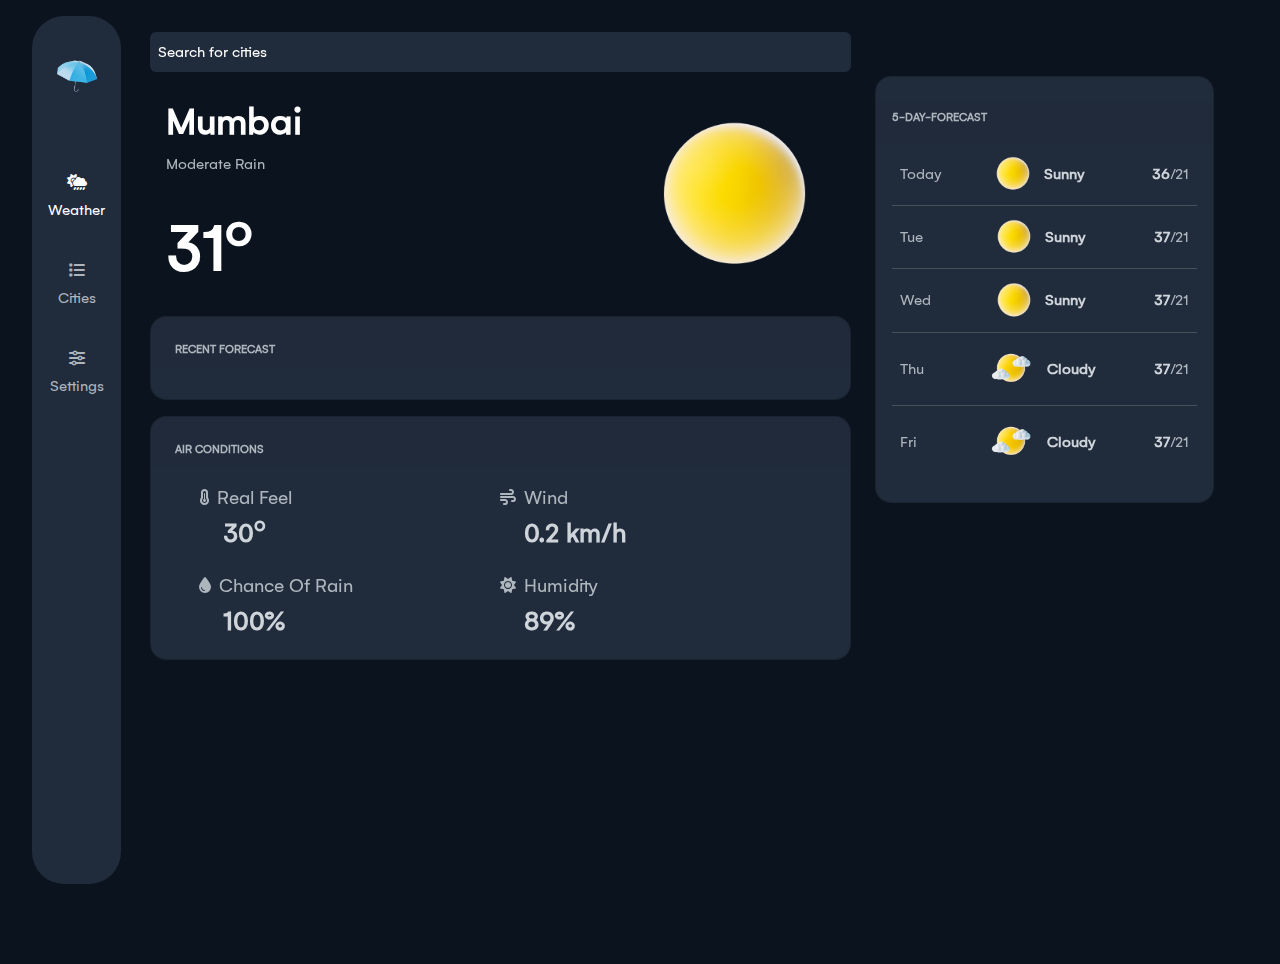
<file: weather-app/index.html>
<!DOCTYPE html>
<html lang="en">
<head>
    <meta charset="UTF-8">
    <meta name="viewport" content="width=device-width, initial-scale=1.0">
    <title>Weather App</title>
    <!-- Vendor CSS -->
    <link rel="stylesheet" href="./css/bootstrap.css">
    <link rel="stylesheet" href="https://cdnjs.cloudflare.com/ajax/libs/font-awesome/6.6.0/css/all.min.css" />
    <!-- /Vendor CSS -->
    <!-- Custom CSS -->
    <link rel="stylesheet" href="./css/font.css">
    <link rel="stylesheet" href="./css/style.css">
    <!-- /Custom CSS -->
</head>
<body class="bg-primary text-white">
    <!-- Sidebar Navigation -->
    <aside class="position-fixed top-0 start-0 h-100 d-sm-none d-md-none d-lg-block d-xl-block d-none">
        <div class="d-flex flex-column align-items-center py-4 bg-secondary rounded-5 h-100">
            <div class="d-flex flex-column gap-5">
                <!-- Logo Section -->
                <div class="logo mx-auto">
                    <img src="./images/logo.png" class="w-100 h-100">
                </div>
                <!-- Navigation Links -->
                <ul class="d-flex flex-column gap-4 list-unstyled p-2">
                    <li>
                        <a href="#" class="text-white text-decoration-none d-flex flex-column gap-2 align-items-center text-capitalize p-2 fs-6">
                            <i class="fa-solid fa-cloud-sun-rain"></i>
                            weather
                        </a>
                    </li>
                    <li>
                        <a href="./pages/cities.html" class="text-decoration-none d-flex flex-column gap-2 align-items-center text-capitalize text-gray-500 p-2 fs-6">
                            <i class="fa-solid fa-list"></i>
                            cities
                        </a>
                    </li>
                    <li>
                        <a href="./pages/settings.html" class="text-white text-decoration-none d-flex flex-column gap-2 align-items-center text-capitalize text-gray-500 p-2 fs-6">
                            <i class="fa-solid fa-sliders"></i>
                            settings
                        </a>
                    </li>
                </ul>
            </div>
        </div>
    </aside>
    <!-- /Sidebar Navigation -->

    <!-- Main Container -->
    <div class="container my-2 position-relative mx-lg-0 mx-xl-0 mx-xl-0 start-lg-7 start-xl-7">
        <div class="row py-lg-4 w-100 m-0 p-0">
            <!-- Main Content Area -->
            <main class="content col col-lg-12 col-md-12 ms-lg-5 p-0">
                <!-- Hamburger -->
                <button class="btn d-lg-none d-xl-none d-sm-block d-md-block d-block text-white fs-3 my-2" type="button" data-bs-toggle="offcanvas" data-bs-target="#offcanvasRight" aria-controls="offcanvasRight">
                    <i class="fa-solid fa-bars"></i>
                </button>
                <!-- /Hamburger -->

                <!-- Search Bar -->
                <div class="row">
                    <div class="col col-xl-8 col-lg-12 col-md-12 col-sm-12 col-12">
                        <div id="alertMsg" class="alert alert-danger fade show" role="alert" style="display: none;">
                            Enter a valid city name ://
                        </div>
                        <form id="cityForm">
                            <div class="input-group">
                                <input 
                                    type="text" 
                                    class="form-control bg-secondary border-0 p-2 text-white"
                                    placeholder="Search for cities" 
                                    aria-label="Username" 
                                    aria-describedby="basic-addon1"
                                    id="cityTextField"
                                />
                            </div>
                        </form>
                    </div>
                </div>
                <!-- /Search Bar -->

                <!-- Weather Overview -->
                <div class="row my-1 flex-xl-row flex-lg-column flex-sm-column flex-md-column flex-column">
                    <div class="col col-xl-8 col-lg-12 col-md-12 col-sm-12 col-12">
                        <!-- Current Weather Card -->
                        <div class="card bg-transparent border-0">
                            <div class="card-body d-flex justify-content-between align-items-center">
                                <div class="d-flex flex-column gap-4">
                                    <div class="d-flex flex-column">
                                        <span class="fs-1 text-white fw-bold" id="currentPlace">Mumbai</span>
                                        <span class="fs-6 text-gray-500 text-capitalize" id="desc">Moderate Rain</span>
                                    </div>
                                    <div class="fs-4x text-white fw-bolder"><span id="currentTemp">31<sup>o</sup></span></div>
                                </div>
                                <img src="./images/sun.png" class="w-30" id="currentImg">
                            </div>
                        </div>
                        <!-- /Current Weather Card -->

                        <!-- Today's Forecast Card -->
                        <div class="card bg-secondary rounded-4">
                            <div class="card-header border-0 p-4 pb-0">
                                <div class="card-title text-uppercase text-gray-500 fw-bold fs-7">
                                    Recent forecast
                                </div>
                            </div>
                            <div id="recentForecasts" class="card-body d-flex justify-content-between align-items-center gap-lg-0 gap-1">
                                
                            </div>
                        </div>
                        <!-- /Today's Forecast Card -->

                        <!-- Air Conditions Card -->
                        <div class="card bg-secondary rounded-4 my-3">
                            <div class="card-header border-0 p-4 pb-0 d-flex justify-content-between align-items-center">
                                <div class="card-title text-uppercase text-gray-500 fw-bold fs-7">
                                    air conditions
                                </div>
<!--                                 <a href="./pages/see-more.html" class="btn btn-blue rounded-pill fs-7 fw-bold">See more</a> -->
                            </div>
                            <div class="card-body d-flex align-items-center p-3 px-5">
                                <div class="d-flex flex-column justify-content-between align-items-start gap-3 w-50">
                                    <!-- Real Feel -->
                                    <div class="d-flex flex-column justify-content-center align-items-start">
                                        <div class="d-flex justify-content-center align-items-center gap-2 text-gray-500">
                                            <span><i class="fa-solid fa-temperature-three-quarters"></i></span>
                                            <span class="text-capitalize fs-5">real feel</span>
                                        </div>
                                        <div class="fs-3 text-gray-400 fw-bolder ps-4"><span id="realFeel">30<sup>o</sup></span></div>
                                    </div>
                                    <!-- /Real feel -->

                                    <!-- Chance of Rain -->
                                    <div class="d-flex flex-column justify-content-center align-items-start">
                                        <div
                                            class="d-flex justify-content-center align-items-center gap-2 text-gray-500">
                                            <span><i class="fa-solid fa-droplet"></i></span>
                                            <span class="text-capitalize fs-5">chance of rain</span>
                                        </div>
                                        <div class="fs-3 text-gray-400 fw-bolder ps-4"><span id="chanceOfRain">100%</span></div>
                                    </div>
                                    <!-- /Chance of Rain -->
                                </div>
                                <div class="d-flex flex-column justify-content-between align-items-start gap-3 w-50">
                                    <!-- Wind -->
                                    <div class="d-flex flex-column justify-content-center align-items-start">
                                        <div
                                            class="d-flex justify-content-center align-items-center gap-2 text-gray-500">
                                            <span><i class="fa-solid fa-wind"></i></span>
                                            <span class="text-capitalize fs-5">wind</span>
                                        </div>
                                        <div class="fs-3 text-gray-400 fw-bolder ps-4"><span id="windSpeed">0.2 km/h</span></div>
                                    </div>
                                    <!-- /Wind -->

                                    <!-- UV Index -->
                                    <div class="d-flex flex-column justify-content-center align-items-start">
                                        <div
                                            class="d-flex justify-content-center align-items-center gap-2 text-gray-500">
                                            <span><i class="fa-solid fa-sun"></i></span>
                                            <span class="text-capitalize fs-5">Humidity</span>
                                        </div>
                                        <div class="fs-3 text-gray-400 fw-bolder ps-4"><span id="humidity">89%</span></div>
                                    </div>
                                    <!-- /UV Index -->
                                </div>
                            </div>
                        </div>
                    </div>

                    <!-- 5-Day Forecast Sidebar -->
                    <div class="col col-xl-4 col-lg-12 h-50 col-md-12 col-sm-12 mb-2">
                        <div class="card bg-secondary h-100 rounded-4 py-4">
                            <div class="card-header border-0">
                                <div class="card-title text-uppercase text-gray-500 fw-bold fs-7">
                                    5-day-forecast
                                </div>
                            </div>
                            <div class="card-body py-0">
                                <!-- Forecast Items -->

                                <!-- Today -->
                                <div class="d-flex justify-content-between align-items-center text-white w-100 p-2">
                                    <span class="text-gray-500 text-capitalize w-15 day">today</span>
                                    <div class="w-40">
                                        <div class="d-flex justify-content-between align-items-center gap-2 w-40 h-40">
                                            <img src="images/sun.png" class="img-fluid image">
                                            <span class="text-gray-400 fw-bold text-capitalize desc">sunny</span>
                                        </div>
                                    </div>
                                    <div class="text-gray-500">
                                        <span class="fw-bold text-gray-400 highTemp">36</span><span class="lowTemp">/21</span>
                                    </div>
                                </div>
                                <!-- /Today -->

                                <div class="separator border-gray-700"></div>
                                
                                <!-- Tuesday -->
                                <div class="d-flex justify-content-between align-items-center text-white w-100 p-2">
                                    <span class="text-gray-500 text-capitalize w-15 day">tue</span>
                                    <div class="w-40">
                                        <div class="d-flex justify-content-between align-items-center gap-2 w-40 h-40">
                                            <img src="images/sun.png" class="img-fluid image">
                                            <span class="text-gray-400 fw-bold text-capitalize desc">sunny</span>
                                        </div>
                                    </div>
                                    <div class="text-gray-500">
                                        <span class="fw-bold text-gray-400 highTemp">37</span><span class="lowTemp">/21</span>
                                    </div>
                                </div>
                                <!-- /Tuesday -->

                                <div class="separator border-gray-700"></div>

                                <!-- Wednesday -->
                                <div class="d-flex justify-content-between align-items-center text-white w-100 p-2">
                                    <span class="text-gray-500 text-capitalize w-15 day">wed</span>
                                    <div class="w-40">
                                        <div class="d-flex justify-content-between align-items-center gap-2 w-40 h-40">
                                            <img src="images/sun.png" class="img-fluid image">
                                            <span class="text-gray-400 fw-bold text-capitalize desc">sunny</span>
                                        </div>
                                    </div>
                                    <div class="text-gray-500">
                                        <span class="fw-bold text-gray-400 highTemp">37</span><span class="lowTemp">/21</span>
                                    </div>
                                </div>
                                <!-- /Wednesday -->
                                
                                <div class="separator border-gray-700"></div>

                                <!-- Thursday -->
                                <div class="d-flex justify-content-between align-items-center text-white w-100 p-2 py-3">
                                    <span class="text-gray-500 text-capitalize w-15 day">thu</span>
                                    <div class="w-40">
                                        <div class="d-flex justify-content-between align-items-center gap-3 w-35">
                                            <img src="images/sun-cloud.png" class="img-fluid image">
                                            <span class="text-gray-400 fw-bold text-capitalize desc">cloudy</span>
                                        </div>
                                    </div>
                                    <div class="text-gray-500">
                                        <span class="fw-bold text-gray-400 highTemp">37</span><span class="lowTemp">/21</span>
                                    </div>
                                </div>
                                <!-- /Thursday -->

                                <div class="separator border-gray-700"></div>

                                <!-- Friday -->
                                <div class="d-flex justify-content-between align-items-center text-white w-100 p-2 py-3">
                                    <span class="text-gray-500 text-capitalize w-15 day">fri</span>
                                    <div class="w-40">
                                        <div class="d-flex justify-content-between align-items-center gap-3 w-35">
                                            <img src="images/sun-cloud.png" class="img-fluid image">
                                            <span class="text-gray-400 fw-bold text-capitalize desc">cloudy</span>
                                        </div>
                                    </div>
                                    <div class="text-gray-500">
                                        <span class="fw-bold text-gray-400 highTemp">37</span><span class="lowTemp">/21</span>
                                    </div>
                                </div>
                                <!-- /Friday -->
                            </div>
                        </div>
                    </div>
                    <!-- /5-Day Forecast Sidebar -->
                </div>
            </main>
            <!-- /Main Content Area -->
        </div>
    </div>
    <!-- /Main Container -->

    <!-- Bootstrap OffCanvas -->
    <div class="offcanvas offcanvas-start bg-secondary text-white" tabindex="-1" id="offcanvasRight" aria-labelledby="offcanvasRightLabel">
        <div class="offcanvas-header d-flex align-items-center">
            <div class="d-flex align-items-center gap-1">
                <img src="./images/logo.png" class="img-fluid w-20">
                <h5 class="offcanvas-title" id="offcanvasTopLabel">Breeze</h5>
            </div>
            <button type="button" class="btn-close btn-close-white w-25 h-25" data-bs-dismiss="offcanvas" aria-label="Close"></button>
        </div>
        <div class="offcanvas-body">
            <ul class="d-flex flex-column gap-4 list-unstyled p-2">
                <li>
                    <a href="#" class="text-white text-decoration-none d-flex gap-2 align-items-center text-capitalize p-2 fs-6">
                        <i class="fa-solid fa-cloud-sun-rain"></i>
                        weather
                    </a>
                </li>
                <li>
                    <a href="./pages/cities.html" class="text-decoration-none d-flex gap-2 align-items-center text-capitalize text-gray-500 p-2 fs-6">
                        <i class="fa-solid fa-list"></i>
                        cities
                    </a>
                </li>
                <li>
                    <a href="./pages/settings.html" class="text-decoration-none d-flex gap-2 align-items-center text-capitalize text-gray-500 p-2 fs-6">
                        <i class="fa-solid fa-sliders"></i>
                        settings
                    </a>
                </li>
            </ul>
        </div>
    </div>
    <!-- /Bootstrap OffCanvas -->
     
    <!-- Vendor Js -->
    <script src="js/bootstrap.js"></script>
    <!-- /Vendor Js -->
    <!-- Custom JS -->
    <script src="./js/sl-http.js"></script>
    <script src="./js/metrics.js"></script>
    <script src="./js/main.js"></script>
    <!-- /Custom JS -->
</body>
</html>
</file>
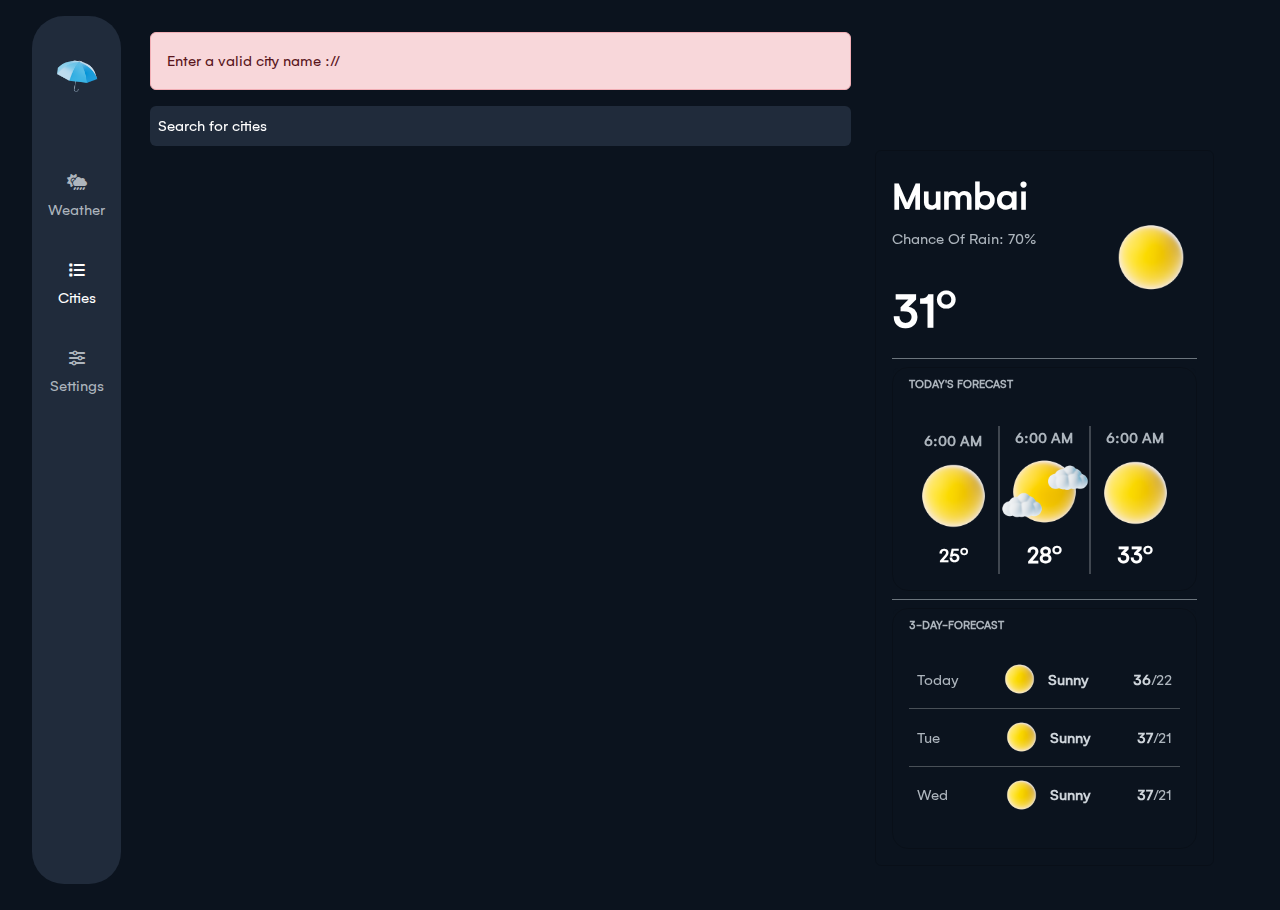
<file: weather-app/pages/cities.html>
<!DOCTYPE html>
<html lang="en">
<head>
    <meta charset="UTF-8">
    <meta name="viewport" content="width=device-width, initial-scale=1.0">
    <title>Weather App</title>
    <!-- Vendor CSS -->
    <link rel="stylesheet" href="../css/bootstrap.css">
    <link rel="stylesheet" href="https://cdnjs.cloudflare.com/ajax/libs/font-awesome/6.6.0/css/all.min.css" />
    <!-- /Vendor CSS -->

    <!-- Custom CSS -->
    <link rel="stylesheet" href="../css/font.css">
    <link rel="stylesheet" href="../css/style.css">
    <!-- /Custom CSS -->
</head>
<body class="bg-primary text-white">
    <!-- Sidebar for navigation (visible only on large screens) -->
    <aside class="position-fixed top-0 start-0 h-100 d-sm-none d-md-none d-lg-block d-xl-block d-none">
        <div class="d-flex flex-column align-items-center py-4 bg-secondary rounded-5 h-100">
            <div class="d-flex flex-column gap-5">
                <!-- Logo Section -->
                <div class="logo mx-auto">
                    <img src="../images/logo.png" class="w-100 h-100">
                </div>
                <!-- Navigation Links -->
                <ul class="d-flex flex-column gap-4 list-unstyled p-2">
                    <li>
                        <a href="../index.html" class="text-decoration-none d-flex flex-column gap-2 align-items-center text-capitalize text-gray-500 p-2 fs-6">
                            <i class="fa-solid fa-cloud-sun-rain"></i>
                            weather
                        </a>
                    </li>
                    <li>
                        <a href="#" class="text-white text-decoration-none d-flex flex-column gap-2 align-items-center text-capitalize p-2 fs-6">
                            <i class="fa-solid fa-list"></i>
                            cities
                        </a>
                    </li>
                    <li>
                        <a href="./settings.html" class="text-decoration-none d-flex flex-column gap-2 align-items-center text-capitalize text-gray-500 p-2 fs-6">
                            <i class="fa-solid fa-sliders"></i>
                            settings
                        </a>
                    </li>
                </ul>
            </div>
        </div>
    </aside>
    <!-- /Sidebar for navigation (visible only on large screens) -->

    <!-- Main container -->
    <div class="container my-2 position-relative mx-lg-0 mx-xl-0 mx-xl-0 start-lg-7 start-xl-7">
        <div class="row py-lg-4 w-100 m-0 p-0">             
            <!-- Main content area -->
            <div class="content col col-lg-12 col-md-12 ms-lg-5 p-0">
                <!-- Hamburger -->
                <button class="btn d-lg-none d-xl-none d-sm-block d-md-block d-block text-white fs-3 my-2" type="button" data-bs-toggle="offcanvas" data-bs-target="#offcanvasRight" aria-controls="offcanvasRight">
                    <i class="fa-solid fa-bars"></i>
                </button>
                <!-- /Hamburger -->

                <!-- Search bar -->
                <div class="row">
                    <div class="col col-xl-8 col-lg-12 col-md-12 col-sm-12 col-12">
                        <div id="alertMsg" class="alert alert-danger fade show" role="alert" style="display: none;">
                            Enter a valid city name ://
                        </div>
                        <form id="cityForm">
                            <div class="input-group">
                                <input 
                                    type="text" 
                                    class="form-control bg-secondary border-0 p-2 text-white"
                                    placeholder="Search for cities" 
                                    aria-label="Username" 
                                    aria-describedby="basic-addon1"
                                    id="cityTextField"
                                />
                            </div>
                        </form>
                    </div>
                </div>
                <!-- /Search bar -->

                <!-- Weather cards -->
                <div class="row my-1 flex-xl-row flex-lg-column flex-sm-column flex-md-column flex-column">
                    <div id="weatherCards" class="col col-xl-8 col-lg-12 col-md-12 col-sm-12 col-12">
                        
                    </div>

                    <!-- Weather details card -->
                    <div class="col col-xl-4 col-lg-12 h-50 col-md-12 col-sm-12 mb-2">
                        <div class="card bg-transparent h-100">
                            <div class="card-body d-flex flex-column align-items-center gap-2">
                                <!-- Current weather for Mulund -->
                                <div class="d-flex justify-content-between align-items-center">
                                    <div class="d-flex flex-column gap-4">
                                        <div class="d-flex flex-column">
                                            <span id="currentCityName" class="fs-1 text-white fw-bold">Mumbai</span>
                                            <span class="fs-6 text-gray-500 text-capitalize">chance of rain: <span id="CurrentPOP">70%</span></span>
                                        </div>
                                        <div class="fs-3x text-white fw-bolder"><span id="currentTemp">31<sup>o</sup></span></div>
                                    </div>
                                    <img id="currentImg" src="../images/sun.png" class="w-30 img-fluid">
                                </div>
                                <!-- /Current weather for Mulund -->

                                <div class="separator w-100 border-gray-600"></div>
                                
                                <!-- Today's forecast -->
                                <div class="card rounded-4 bg-transparent">
                                    <div class="card-header border-0">
                                        <div class="card-title text-uppercase text-gray-500 fw-bold fs-7">
                                            today's forecast
                                        </div>
                                    </div>
                                    <div class="card-body d-flex justify-content-between align-items-center p-3">
                                        <!-- Sunny -->
                                        <div class="d-flex flex-column justify-content-between align-items-center">
                                            <span class="text-gray-500 text-capitalize fw-bold todayTime">6:00 AM</span>
                                            <img src="../images/sun.png" class="img-fluid todayImg">
                                            <div class="fs-5 text-white fw-bolder todayTemp">25<sup>o</sup></div>
                                        </div>
                                        <!-- /Sunny -->
                                        <div class="vr border"></div>
                                        <!-- Sunny -->
                                        <div class="d-flex flex-column justify-content-between align-items-center">
                                            <span class="text-gray-500 text-capitalize fw-bold todayTime">6:00 AM</span>
                                            <img src="../images/sun-cloud.png" class="img-fluid todayImg">
                                            <div class="fs-4 text-white fw-bolder todayTemp">28<sup>o</sup></div>
                                        </div>
                                        <!-- /Sunny -->
                                        <div class="vr border"></div>
                                        <!-- Sunny -->
                                        <div class="d-flex flex-column justify-content-between align-items-center">
                                            <span class="text-gray-500 text-capitalize fw-bold todayTime">6:00 AM</span>
                                            <img src="../images/sun.png" class="img-fluid todayImg">
                                            <div class="fs-4 text-white fw-bolder todayTemp">33<sup>o</sup></div>
                                        </div>
                                    </div>
                                </div>
                                <!-- /Today's forecast -->

                                <div class="separator w-100 border-gray-600"></div>

                                <!-- 3-day forecast -->
                                <div class="card rounded-4 pb-4 bg-transparent">
                                    <div class="card-header border-0">
                                        <div class="card-title text-uppercase text-gray-500 fw-bold fs-7">
                                            3-day-forecast
                                        </div>
                                    </div>
                                    <div class="card-body py-0">
                                        <!-- Sunny -->
                                        <div class="d-flex justify-content-between align-items-center text-white w-100 p-2">
                                            <span class="text-gray-500 text-capitalize w-20 day">today</span>
                                            <div class="w-40">
                                                <div class="d-flex justify-content-between align-items-center gap-2 w-40 h-40">
                                                    <img src="../images/sun.png" class="img-fluid futureImg">
                                                    <span class="text-gray-400 fw-bold text-capitalize desc">sunny</span>
                                                </div>
                                            </div>
                                            <div class="text-gray-500">
                                                <span class="fw-bold text-gray-400 futureTempHigh">36</span><span class="futureTempLow">/22</span>
                                            </div>
                                        </div>
                                        <!-- /Sunny -->
                                        <div class="separator border-gray-700"></div>
                                        <!-- Sunny -->
                                        <div class="d-flex justify-content-between align-items-center text-white w-100 p-2">
                                            <span class="text-gray-500 text-capitalize w-20 day">tue</span>
                                            <div class="w-40">
                                                <div class="d-flex justify-content-between align-items-center gap-2 w-40 h-40">
                                                    <img src="../images/sun.png" class="img-fluid futureImg">
                                                    <span class="text-gray-400 fw-bold text-capitalize desc">sunny</span>
                                                </div>
                                            </div>
                                            <div class="text-gray-500">
                                                <span class="fw-bold text-gray-400 futureTempHigh">37</span><span class="futureTempLow">/21</span>
                                            </div>
                                        </div>
                                        <!-- /Sunny -->
                                        <div class="separator border-gray-700"></div>
                                        <!-- Sunny -->
                                        <div class="d-flex justify-content-between align-items-center text-white w-100 p-2">
                                            <span class="text-gray-500 text-capitalize w-20 day">wed</span>
                                            <div class="w-40">
                                                <div class="d-flex justify-content-between align-items-center gap-2 w-40 h-40">
                                                    <img src="../images/sun.png" class="img-fluid futureImg">
                                                    <span class="text-gray-400 fw-bold text-capitalize desc">sunny</span>
                                                </div>
                                            </div>
                                            <div class="text-gray-500">
                                                <span class="fw-bold text-gray-400 futureTempHigh">37</span><span class="futureTempLow">/21</span>
                                            </div>
                                        </div>
                                        <!-- /Sunny -->
                                    </div>
                                </div>
                                <!-- 3-day forecast -->
                            </div>
                        </div>
                    </div>
                    <!-- /Weather details card -->
                </div>
                <!-- /Weather cards -->
            </div>
            <!-- /Main content area -->
        </div>
    </div>
    <!-- /Main container -->

    <!-- Bootstrap OffCanvas -->
    <div class="offcanvas offcanvas-start bg-secondary text-white" tabindex="-1" id="offcanvasRight" aria-labelledby="offcanvasRightLabel">
        <div class="offcanvas-header d-flex align-items-center">
            <div class="d-flex align-items-center gap-1">
                <img src="../images/logo.png" class="img-fluid w-20">
                <h5 class="offcanvas-title text-active-white" id="offcanvasTopLabel">Breeze</h5>
            </div>
            <button type="button" class="btn-close btn-close-white w-25 h-25" data-bs-dismiss="offcanvas" aria-label="Close" style="color: white;"></button>
        </div>
        <div class="offcanvas-body">
            <!-- Navigation links -->
            <ul class="d-flex flex-column gap-4 list-unstyled p-3">
                <li>
                    <a href="../index.html"
                        class="text-decoration-none d-flex gap-2 align-items-center text-gray-500 text-capitalize p-2 fs-6">
                        <i class="fa-solid fa-cloud-sun-rain"></i>
                        weather
                    </a>
                </li>
                <li>
                    <a href="#"
                        class="text-white text-decoration-none d-flex gap-2 align-items-center text-capitalize p-2 fs-6">
                        <i class="fa-solid fa-list"></i>
                        cities
                    </a>
                </li>
                <li>
                    <a href="./settings.html"
                        class="text-white text-decoration-none d-flex gap-2 align-items-center text-capitalize text-gray-500 p-2 fs-6">
                        <i class="fa-solid fa-sliders"></i>
                        settings
                    </a>
                </li>
            </ul>
            <!-- Navigation links -->
        </div>
    </div>
    <!-- /Bootstrap OffCanvas -->

    <script src="../js/bootstrap.js"></script>
    <script src="../js/sl-http.js"></script>
    <script src="../js/metrics.js"></script>
    <script src="../js/cities.js"></script>
</body>

</html>
</file>
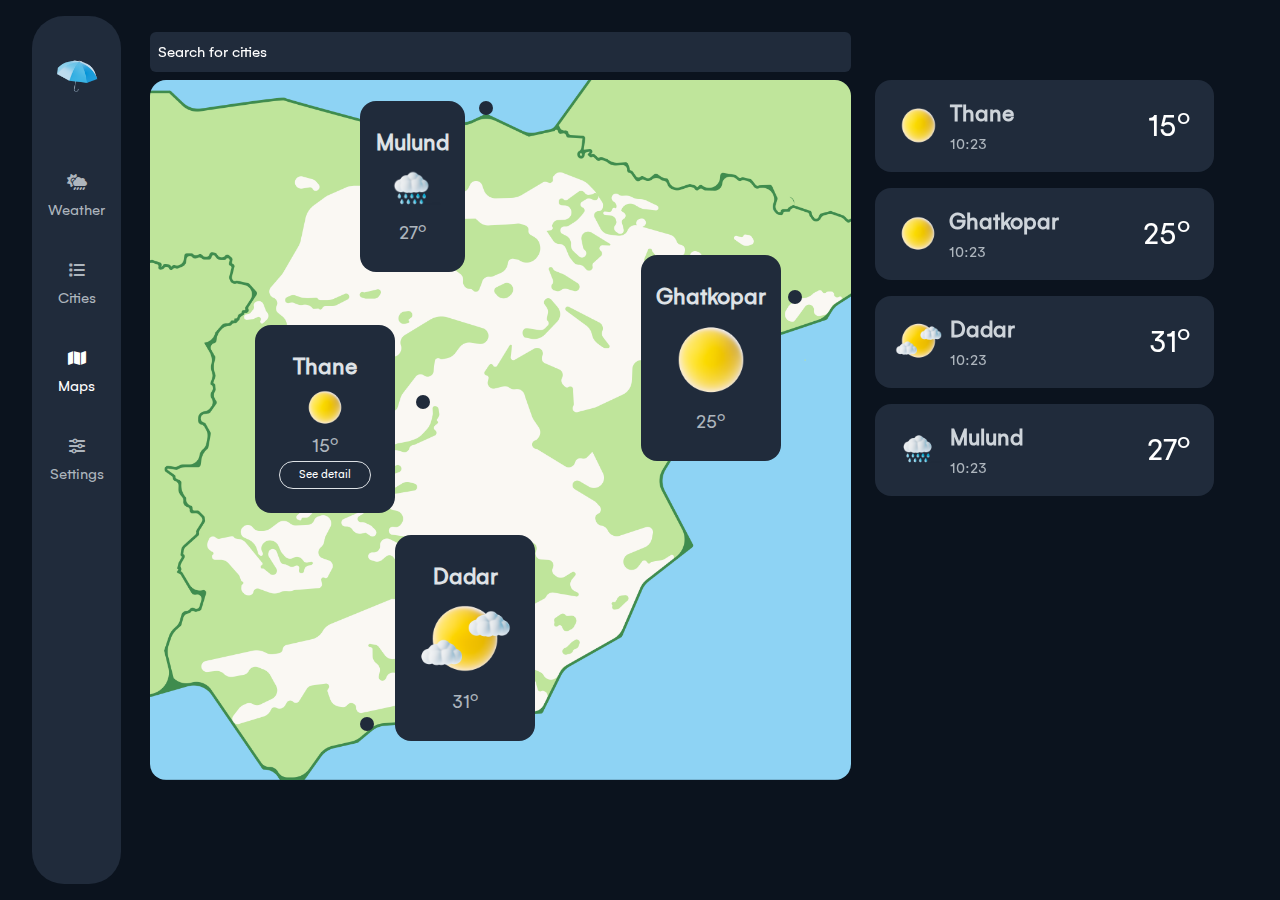
<file: weather-app/pages/maps.html>
<!DOCTYPE html>
<html lang="en">
<head>
    <meta charset="UTF-8">
    <meta name="viewport" content="width=device-width, initial-scale=1.0">
    <title>Weather App</title>
    <!-- Vendor CSS -->
    <link rel="stylesheet" href="../css/bootstrap.css">
    <link rel="stylesheet" href="https://cdnjs.cloudflare.com/ajax/libs/font-awesome/6.6.0/css/all.min.css" />
    <!-- /Vendor CSS -->

    <!-- Custom CSS -->
    <link rel="stylesheet" href="../css/font.css">
    <link rel="stylesheet" href="../css/style.css">
    <!-- /Custom CSS -->
</head>
<body class="bg-primary text-white">
    <!-- Sidebar for navigation (visible on larger screens) -->
    <aside class="position-fixed top-0 start-0 h-100 d-sm-none d-md-none d-lg-block d-xl-block d-none">
        <div class="d-flex flex-column align-items-center py-4 bg-secondary rounded-5 h-100">
            <div class="d-flex flex-column gap-5">
                <!-- Logo Section -->
                <div class="logo mx-auto">
                    <img src="../images/logo.png" class="w-100 h-100">
                </div>
                <!-- Navigation Links -->
                <ul class="d-flex flex-column gap-4 list-unstyled p-2">
                    <li>
                        <a href="../index.html" class="text-decoration-none d-flex flex-column gap-2 align-items-center text-capitalize text-gray-500 p-2 fs-6">
                            <i class="fa-solid fa-cloud-sun-rain"></i>
                            weather
                        </a>
                    </li>
                    <li>
                        <a href="./cities.html" class="text-decoration-none d-flex flex-column gap-2 align-items-center text-capitalize text-gray-500 p-2 fs-6">
                            <i class="fa-solid fa-list"></i>
                            cities
                        </a>
                    </li>
                    <li>
                        <a href="#" class="text-white text-decoration-none d-flex flex-column gap-2 align-items-center text-capitalize p-2 fs-6">
                            <i class="fa-solid fa-map"></i>
                            maps
                        </a>
                    </li>
                    <li>
                        <a href="./settings.html" class="text-decoration-none d-flex flex-column gap-2 align-items-center text-capitalize text-gray-500 p-2 fs-6">
                            <i class="fa-solid fa-sliders"></i>
                            settings
                        </a>
                    </li>
                </ul>
            </div>
        </div>
    </aside>
    <!-- /Sidebar for navigation (visible on larger screens) -->

    <!-- Main container -->
    <div class="container my-2 position-relative mx-lg-0 mx-xl-0 mx-xl-0 start-lg-7 start-xl-7">
        <div class="row py-lg-4 w-100 m-0 p-0">
            <!-- Main content area -->
            <div class="content col col-lg-12 col-md-12 ms-lg-5 p-0">
                <!-- Hamburger -->
                <button class="btn d-lg-none d-xl-none d-sm-block d-md-block d-block text-white fs-3 my-2" type="button" data-bs-toggle="offcanvas" data-bs-target="#offcanvasRight" aria-controls="offcanvasRight">
                    <i class="fa-solid fa-bars"></i>
                </button>
                <!-- /Hamburger -->

                <!-- Search bar -->
                <div class="row">
                    <div class="col col-xl-8 col-lg-12 col-md-12 col-sm-12 col-12">
                        <div class="input-group">
                            <input type="text" class="form-control bg-secondary border-0 p-2 text-white"
                                placeholder="Search for cities" aria-label="Username" aria-describedby="basic-addon1" />
                        </div>
                    </div>
                </div>
                <!-- /Search bar -->

                <!-- Maps and weather details section -->
                <div class="row my-2 flex-xl-row flex-lg-column flex-sm-column flex-md-column flex-column">
                    <div class="col col-xl-8 col-lg-12 col-md-12 col-sm-12 col-12" style="height: 700px;">
                        <!-- Map with location cards -->
                        <div class="maps w-100 h-100 rounded-4 position-relative h-100">
                            <!-- Map location card 1 -->
                            <div class="map-location-card-1 bg-secondary rounded-4 w-xl-15 w-lg-15 w-sm-15 w-md-15 w-xs-20 d-flex flex-column justify-content-between align-items-center p-4 position-absolute">
                                <span class="fs-4 text-gray-300 fw-bold">Mulund</span>
                                <img src="../images/rainy.png" class="img-fluid w-100 h-100">
                                <span class="fs-5 text-gray-500">27<sup>o</sup></span>
                            </div>
                            <!-- /Map location card 1 -->

                            <!-- Map location card 2 -->
                            <div class="map-location-card-2 bg-secondary rounded-4 w-17 w-xl-20 w-lg-15 w-sm-20 w-md-20 w-xs-25 d-flex flex-column justify-content-between align-items-center p-4 position-absolute">
                                <span class="fs-4 text-gray-300 fw-bold">Thane</span>
                                <img src="../images/sun.png" class="img-fluid w-50 h-50">
                                <span class="fs-5 text-gray-500">15<sup>o</sup></span>
                                <button class="rounded-pill border fs-7 bg-transparent text-white w-100 p-1"> See detail</button>
                            </div>
                            <!-- /Map location card 2 -->
                            
                            <!-- Map location card 3 -->
                            <div class="map-location-card-3 bg-secondary rounded-4 w-17 w-xl-20 w-lg-15 w-sm-20 w-md-20 w-xs-25 d-flex flex-column justify-content-between align-items-center p-4 position-absolute">
                                <span class="fs-4 text-gray-300 fw-bold">Ghatkopar</span>
                                <img src="../images/sun.png" class="img-fluid w-100 h-100">
                                <span class="fs-5 text-gray-500">25<sup>o</sup></span>
                            </div>
                            <!-- /Map location card 3 -->


                            <!-- Map location card 4 -->
                            <div class="map-location-card-4 bg-secondary rounded-4 w-17 w-sm-20 w-md-20 w-xs-25 d-flex flex-column justify-content-between align-items-center p-4 position-absolute">
                                <span class="fs-4 text-gray-300 fw-bold">Dadar</span>
                                <img src="../images/sun-cloud.png" class="img-fluid w-100 h-100">
                                <span class="fs-5 text-gray-500">31<sup>o</sup></span>
                            </div>
                            <!-- /Map location card 4 -->

                            <!-- Dot markers for locations -->
                            <div class="map-location-card-1-dot rounded-circle bg-secondary w-2 h-2 position-absolute"></div>
                            <div class="map-location-card-2-dot rounded-circle bg-secondary w-2 h-2 position-absolute"></div>
                            <div class="map-location-card-3-dot rounded-circle bg-secondary w-2 h-2 position-absolute"></div>
                            <div class="map-location-card-4-dot rounded-circle bg-secondary w-2 h-2 position-absolute"></div>
                            <!-- /Dot markers for locations -->
                        </div>
                        <!-- /Map with location cards -->
                    </div>

                    <!-- Weather summary section -->
                    <div class="col col-xl-4 col-lg-12 h-100 col-md-12 col-sm-12 my-lg-0  my-4 my-sm-4 my-md-4">
                        <div class="d-flex justify-content-between align-items-center rounded-4 bg-secondary text-white px-4 mb-3 ps-1">
                            <div class="d-flex align-items-center gap-2 p-3">
                                <img src="../images/sun.png" class="img-fluid w-20 h-100">
                                <div class="d-flex flex-column justify-content-between align-items-start">
                                    <span class="text-gray-400 fs-4 fw-bold">Thane</span>
                                    <span class="text-gray-500 fs-6">10:23</span>
                                </div>
                            </div>
                            <span class="fs-2">15<sup>o</sup></span>
                        </div>
                        <div class="d-flex justify-content-between align-items-center rounded-4 bg-secondary text-white px-4 mb-3 ps-1">
                            <div class="d-flex align-items-center gap-2 p-3">
                                <img src="../images/sun.png" class="img-fluid w-20 h-100">
                                <div class="d-flex flex-column justify-content-between align-items-start">
                                    <span class="text-gray-400 fs-4 fw-bold">Ghatkopar</span>
                                    <span class="text-gray-500 fs-6">10:23</span>
                                </div>
                            </div>
                            <span class="fs-2">25<sup>o</sup></span>
                        </div>
                        <div class="d-flex justify-content-between align-items-center rounded-4 bg-secondary text-white px-4 mb-3 ps-1">
                            <div class="d-flex align-items-center gap-2 p-3">
                                <img src="../images/sun-cloud.png" class="img-fluid w-20 h-100">
                                <div class="d-flex flex-column justify-content-between align-items-start">
                                    <span class="text-gray-400 fs-4 fw-bold">Dadar</span>
                                    <span class="text-gray-500 fs-6">10:23</span>
                                </div>
                            </div>
                            <span class="fs-2">31<sup>o</sup></span>
                        </div>
                        <div class="d-flex justify-content-between align-items-center rounded-4 bg-secondary text-white px-4 mb-3 ps-1">
                            <div class="d-flex align-items-center gap-2 p-3">
                                <img src="../images/rainy.png" class="img-fluid w-20 h-100">
                                <div class="d-flex flex-column justify-content-between align-items-start">
                                    <span class="text-gray-400 fs-4 fw-bold">Mulund</span>
                                    <span class="text-gray-500 fs-6">10:23</span>
                                </div>
                            </div>
                            <span class="fs-2">27<sup>o</sup></span>
                        </div>
                    </div>
                    <!-- /Weather summary section -->
                </div>
                <!-- /Maps and weather details section -->
            </div>
            <!-- /Main content area -->
        </div>
    </div>
    <!-- Main container -->

    <!-- Bootstrap OffCanvas -->
    <div class="offcanvas offcanvas-start bg-secondary text-white" tabindex="-1" id="offcanvasRight" aria-labelledby="offcanvasRightLabel">
        <div class="offcanvas-header d-flex align-items-center">
            <div class="d-flex align-items-center gap-1">
                <img src="../images/logo.png" class="img-fluid w-20">
                <h5 class="offcanvas-title" id="offcanvasTopLabel">Breeze</h5>
            </div>
            <button type="button" class="btn-close btn-close-white w-25 h-25" data-bs-dismiss="offcanvas" aria-label="Close"></button>
        </div>
        <div class="offcanvas-body">
            <!-- Navigation links -->
            <ul class="d-flex flex-column gap-4 list-unstyled p-3">
                <li>
                    <a href="../index.html"
                        class="text-decoration-none d-flex gap-2 align-items-center text-gray-500 text-capitalize p-2 fs-6">
                        <i class="fa-solid fa-cloud-sun-rain"></i>
                        weather
                    </a>
                </li>
                <li>
                    <a href="#"
                        class="text-decoration-none d-flex gap-2 align-items-center text-capitalize text-gray-500 p-2 fs-6">
                        <i class="fa-solid fa-list"></i>
                        cities
                    </a>
                </li>
                <li>
                    <a href="./maps.html"
                        class="text-white text-decoration-none d-flex gap-2 align-items-center text-capitalize p-2 fs-6">
                        <i class="fa-solid fa-map"></i>
                        maps
                    </a>
                </li>
                <li>
                    <a href="./settings.html"
                        class="text-decoration-none d-flex gap-2 align-items-center text-capitalize text-gray-500 p-2 fs-6">
                        <i class="fa-solid fa-sliders"></i>
                        settings
                    </a>
                </li>
            </ul>
            <!-- Navigation links -->
        </div>
    </div>
    <!-- /Bootstrap OffCanvas -->

    <!-- Vendor Js -->
    <script src="../js/bootstrap.js"></script>
    <!-- /Vendor Js -->
    <!-- Custom JS -->
    <!-- /Custom JS -->
</body>
</html>
</file>
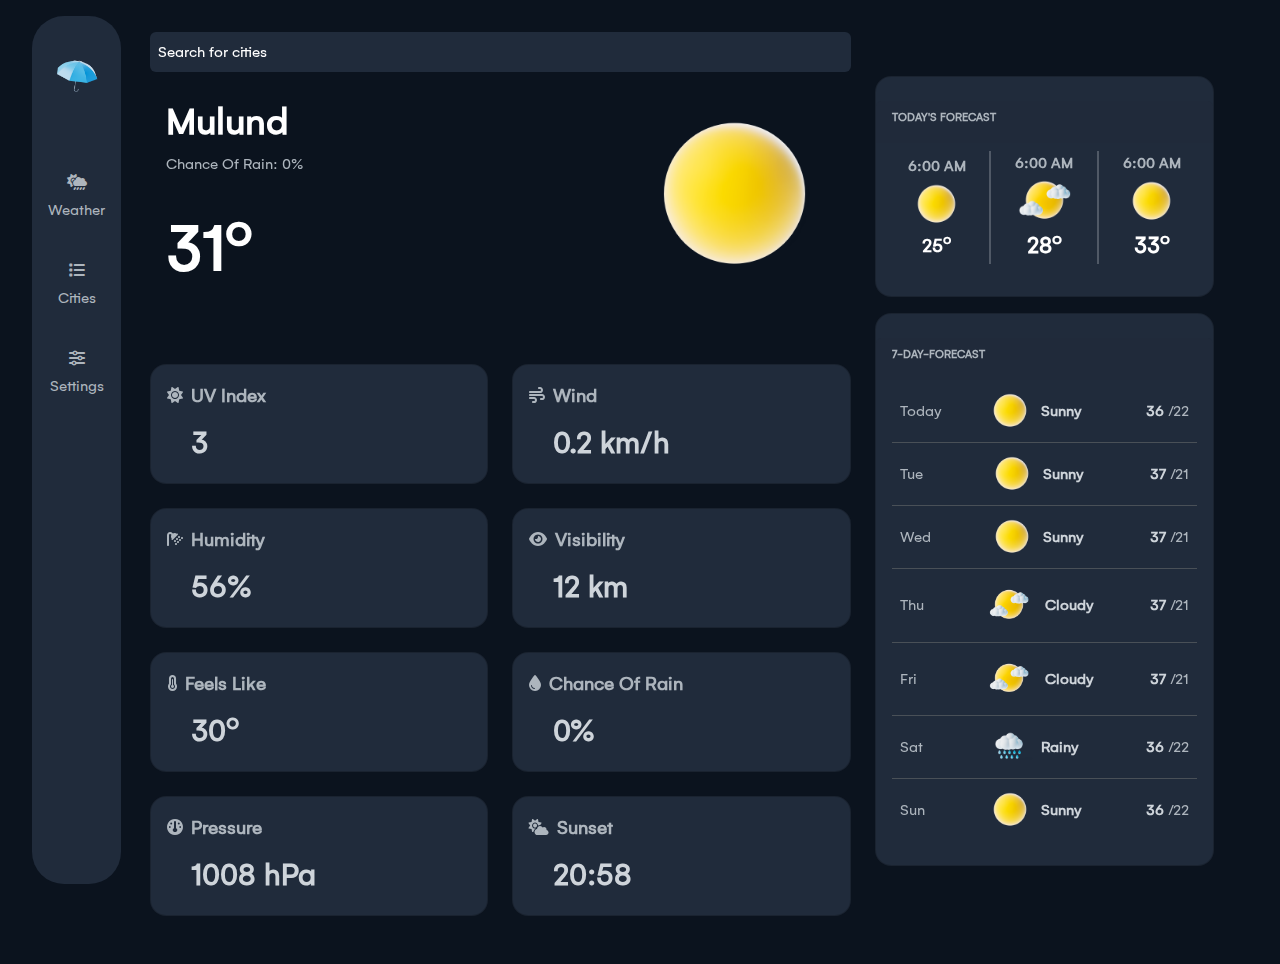
<file: weather-app/pages/see-more.html>
<!DOCTYPE html>
<html lang="en">
<head>
    <meta charset="UTF-8">
    <meta name="viewport" content="width=device-width, initial-scale=1.0">
    <title>Weather App</title>
    <!-- Vendor CSS -->
    <link rel="stylesheet" href="../css/bootstrap.css">
    <link rel="stylesheet" href="https://cdnjs.cloudflare.com/ajax/libs/font-awesome/6.6.0/css/all.min.css" />
    <!-- /Vendor CSS -->

    <!-- Custom CSS -->
    <link rel="stylesheet" href="../css/font.css">
    <link rel="stylesheet" href="../css/style.css">
    <!-- /Custom CSS -->
</head>
<body class="bg-primary text-white">
    <!-- Sidebar Navigation -->
    <aside class="position-fixed top-0 start-0 h-100 d-sm-none d-md-none d-lg-block d-xl-block d-none">
        <div class="d-flex flex-column align-items-center py-4 bg-secondary rounded-5 h-100">
            <div class="d-flex flex-column gap-5">
                <!-- Logo Section -->
                <div class="logo mx-auto">
                    <img src="../images/logo.png" class="w-100 h-100">
                </div>
                <!-- Navigation Links -->
                <ul class="d-flex flex-column gap-4 list-unstyled p-2">
                    <li>
                        <a href="../index.html" class="text-decoration-none d-flex flex-column gap-2 align-items-center text-gray-500 text-capitalize p-2 fs-6">
                            <i class="fa-solid fa-cloud-sun-rain"></i>
                            weather
                        </a>
                    </li>
                    <li>
                        <a href="./cities.html" class="text-decoration-none d-flex flex-column gap-2 align-items-center text-capitalize text-gray-500 p-2 fs-6">
                            <i class="fa-solid fa-list"></i>
                            cities
                        </a>
                    </li>
                    <li>
                        <a href="./settings.html" class="text-decoration-none d-flex flex-column gap-2 align-items-center text-capitalize text-gray-500 p-2 fs-6">
                            <i class="fa-solid fa-sliders"></i>
                            settings
                        </a>
                    </li>
                </ul>
            </div>
        </div>
    </aside>
    <!-- /Sidebar Navigation -->

    <!-- Main Container -->
    <div class="container my-2 position-relative mx-lg-0 mx-xl-0 mx-xl-0 start-lg-7 start-xl-7">
        <div class="row py-lg-4 w-100 m-0 p-0">
            <!-- Main Content Area -->
            <main class="content col col-lg-12 col-md-12 ms-lg-5 p-0">
                <!-- Hamburger -->
                <button class="btn d-lg-none d-xl-none d-sm-block d-md-block d-block text-white fs-3 my-2" type="button" data-bs-toggle="offcanvas" data-bs-target="#offcanvasRight" aria-controls="offcanvasRight">
                    <i class="fa-solid fa-bars"></i>
                </button>
                <!-- /Hamburger -->

                <!-- Search Bar -->
                <div class="row">
                    <div class="col col-xl-8 col-lg-12 col-md-12 col-sm-12 col-12">
                        <div class="input-group">
                            <input 
                                type="text" 
                                class="form-control bg-secondary border-0 p-2 text-white"
                                placeholder="Search for cities" 
                                aria-label="Username" 
                                aria-describedby="basic-addon1" 
                            />
                        </div>
                    </div>
                </div>
                <!-- /Search Bar -->

                <!-- Weather Overview -->
                <div class="row my-1 flex-xl-row flex-lg-column flex-sm-column flex-md-column flex-column">
                    <div class="col col-xl-8 col-lg-12 col-md-12 col-sm-12 col-12">
                        <!-- Current Weather Card -->
                        <div class="card bg-transparent border-0">
                            <div class="card-body d-flex justify-content-between align-items-center">
                                <div class="d-flex flex-column gap-4">
                                    <div class="d-flex flex-column">
                                        <span class="fs-1 text-white fw-bold">Mulund</span>
                                        <span class="fs-6 text-gray-500 text-capitalize">chance of rain: 0%</span>
                                    </div>
                                    <div class="fs-4x text-white fw-bolder">31<sup>o</sup></div>
                                </div>
                                <img src="../images/sun.png" class="w-30">
                            </div>
                        </div>
                        <!-- /Current Weather Card -->

                        <div class="row g-lg-4 g-xl-4 g-sm-2 g-md-2 g-2 my-4">
                            <div class="col-lg-6 col-xl-6 col-md-12 col-sm-12 col-12">
                                <div class="card bg-secondary rounded-4">
                                    <div class="card-body d-flex flex-column align-items-start gap-2">
                                        <div class="d-flex justify-content-center align-items-center gap-2 text-gray-500 fw-bold">
                                            <span><i class="fa-solid fa-sun"></i></span>
                                            <span class="text-capitalize fs-5">UV index</span>
                                        </div>
                                        <div class="fs-2 text-gray-400 fw-bolder ps-4">3</div>
                                    </div>
                                </div>
                            </div>                            
                            <div class="col-lg-6 col-xl-6 col-md-12 col-sm-12 col-12">
                                <div class="card bg-secondary rounded-4">
                                    <div class="card-body d-flex flex-column align-items-start gap-2">
                                        <div class="d-flex justify-content-center align-items-center gap-2 text-gray-500 fw-bold">
                                            <span><i class="fa-solid fa-wind"></i></span>
                                            <span class="text-capitalize fs-5">wind</span>
                                        </div>
                                        <div class="fs-2 text-gray-400 fw-bolder ps-4">0.2 km/h</div>
                                    </div>
                                </div>
                            </div>
                            <div class="col-lg-6 col-xl-6 col-md-12 col-sm-12 col-12">
                                <div class="card bg-secondary rounded-4">
                                    <div class="card-body d-flex flex-column align-items-start gap-2">
                                        <div class="d-flex justify-content-center align-items-center gap-2 text-gray-500 fw-bold">
                                            <span><i class="fa-solid fa-shower"></i></span>
                                            <span class="text-capitalize fs-5">humidity</span>
                                        </div>
                                        <div class="fs-2 text-gray-400 fw-bolder ps-4">56%</div>
                                    </div>
                                </div>
                            </div>
                            <div class="col-lg-6 col-xl-6 col-md-12 col-sm-12 col-12">
                                <div class="card bg-secondary rounded-4">
                                    <div class="card-body d-flex flex-column align-items-start gap-2">
                                        <div class="d-flex justify-content-center align-items-center gap-2 text-gray-500 fw-bold">
                                            <span><i class="fa-solid fa-eye"></i></span>
                                            <span class="text-capitalize fs-5">visibility</span>
                                        </div>
                                        <div class="fs-2 text-gray-400 fw-bolder ps-4">12 km</div>
                                    </div>
                                </div>
                            </div>
                            <div class="col-lg-6 col-xl-6 col-md-12 col-sm-12 col-12">
                                <div class="card bg-secondary rounded-4">
                                    <div class="card-body d-flex flex-column align-items-start gap-2">
                                        <div class="d-flex justify-content-center align-items-center gap-2 text-gray-500 fw-bold">
                                            <span><i class="fa-solid fa-temperature-three-quarters"></i></span>
                                            <span class="text-capitalize fs-5">feels like</span>
                                        </div>
                                        <div class="fs-2 text-gray-400 fw-bolder ps-4">30<sup>o</sup></div>
                                    </div>
                                </div>
                            </div>
                            <div class="col-lg-6 col-xl-6 col-md-12 col-sm-12 col-12">
                                <div class="card bg-secondary rounded-4">
                                    <div class="card-body d-flex flex-column align-items-start gap-2">
                                        <div class="d-flex justify-content-center align-items-center gap-2 text-gray-500 fw-bold">
                                            <span><i class="fa-solid fa-droplet"></i></span>
                                            <span class="text-capitalize fs-5">chance of rain</span>
                                        </div>
                                        <div class="fs-2 text-gray-400 fw-bolder ps-4">0%</div>
                                    </div>
                                </div>
                            </div>
                            <div class="col-lg-6 col-xl-6 col-md-12 col-sm-12 col-12">
                                <div class="card bg-secondary rounded-4">
                                    <div class="card-body d-flex flex-column align-items-start gap-2">
                                        <div class="d-flex justify-content-center align-items-center gap-2 text-gray-500 fw-bold">
                                            <span><i class="fa-solid fa-gauge"></i></span>
                                            <span class="text-capitalize fs-5">pressure</span>
                                        </div>
                                        <div class="fs-2 text-gray-400 fw-bolder ps-4">1008 hPa</div>
                                    </div>
                                </div>
                            </div>
                            <div class="col-lg-6 col-xl-6 col-md-12 col-sm-12 col-12">
                                <div class="card bg-secondary rounded-4">
                                    <div class="card-body d-flex flex-column align-items-start gap-2">
                                        <div class="d-flex justify-content-center align-items-center gap-2 text-gray-500 fw-bold">
                                            <span><i class="fa-solid fa-cloud-sun"></i></span>
                                            <span class="text-capitalize fs-5">sunset</span>
                                        </div>
                                        <div class="fs-2 text-gray-400 fw-bolder ps-4">20:58</div>
                                    </div>
                                </div>
                            </div>
                        </div>
                    </div>

                    <div class="col col-xl-4 col-lg-12 h-50 col-md-12 col-sm-12 mb-2">
                        <div class="d-flex gap-3 flex-column">
                            <!-- Today's forecast -->
                            <div class="card rounded-4 bg-secondary py-4">
                                <div class="card-header border-0">
                                    <div class="card-title text-uppercase text-gray-500 fw-bold fs-7">
                                        today's forecast
                                    </div>
                                </div>
                                <div class="card-body d-flex justify-content-between align-items-center p-2">
                                    <!-- Sunny -->
                                    <div class="d-flex flex-column justify-content-between align-items-center">
                                        <span class="text-gray-500 text-capitalize fw-bold">6:00 AM</span>
                                        <img src="../images/sun.png" class="img-fluid w-50 h-50">
                                        <div class="fs-5 text-white fw-bolder">25<sup>o</sup></div>
                                    </div>
                                    <!-- /Sunny -->
                                    <div class="vr border"></div>
                                    <!-- Sunny -->
                                    <div class="d-flex flex-column justify-content-between align-items-center">
                                        <span class="text-gray-500 text-capitalize fw-bold">6:00 AM</span>
                                        <img src="../images/sun-cloud.png" class="img-fluid w-50 h-50">
                                        <div class="fs-4 text-white fw-bolder">28<sup>o</sup></div>
                                    </div>
                                    <!-- /Sunny -->
                                    <div class="vr border"></div>
                                    <!-- Sunny -->
                                    <div class="d-flex flex-column justify-content-between align-items-center">
                                        <span class="text-gray-500 text-capitalize fw-bold">6:00 AM</span>
                                        <img src="../images/sun.png" class="img-fluid w-50 h-50">
                                        <div class="fs-4 text-white fw-bolder">33<sup>o</sup></div>
                                    </div>
                                </div>
                            </div>
                            <!-- /Today's forecast -->

                            <!-- 7-Day Forecast Sidebar -->
                            <div class="card bg-secondary h-100 rounded-4 py-4">
                                <div class="card-header border-0">
                                    <div class="card-title text-uppercase text-gray-500 fw-bold fs-7">
                                        7-day-forecast
                                    </div>
                                </div>
                                <div class="card-body py-0">
                                    <!-- Forecast Items -->

                                    <!-- Today -->
                                    <div class="d-flex justify-content-between align-items-center text-white w-100 p-2">
                                        <span class="text-gray-500 text-capitalize w-15">today</span>
                                        <div class="w-40">
                                            <div class="d-flex justify-content-between align-items-center gap-2 w-40 h-40">
                                                <img src="../images/sun.png" class="img-fluid">
                                                <span class="text-gray-400 fw-bold text-capitalize">sunny</span>
                                            </div>
                                        </div>
                                        <div class="text-gray-500">
                                            <span class="fw-bold text-gray-400">36</span> /22
                                        </div>
                                    </div>
                                    <!-- /Today -->

                                    <div class="separator border-gray-700"></div>
                                    
                                    <!-- Tuesday -->
                                    <div class="d-flex justify-content-between align-items-center text-white w-100 p-2">
                                        <span class="text-gray-500 text-capitalize w-15">tue</span>
                                        <div class="w-40">
                                            <div class="d-flex justify-content-between align-items-center gap-2 w-40 h-40">
                                                <img src="../images/sun.png" class="img-fluid">
                                                <span class="text-gray-400 fw-bold text-capitalize">sunny</span>
                                            </div>
                                        </div>
                                        <div class="text-gray-500">
                                            <span class="fw-bold text-gray-400">37</span> /21
                                        </div>
                                    </div>
                                    <!-- /Tuesday -->

                                    <div class="separator border-gray-700"></div>

                                    <!-- Wednesday -->
                                    <div class="d-flex justify-content-between align-items-center text-white w-100 p-2">
                                        <span class="text-gray-500 text-capitalize w-15">wed</span>
                                        <div class="w-40">
                                            <div class="d-flex justify-content-between align-items-center gap-2 w-40 h-40">
                                                <img src="../images/sun.png" class="img-fluid">
                                                <span class="text-gray-400 fw-bold text-capitalize">sunny</span>
                                            </div>
                                        </div>
                                        <div class="text-gray-500">
                                            <span class="fw-bold text-gray-400">37</span> /21
                                        </div>
                                    </div>
                                    <!-- /Wednesday -->
                                    
                                    <div class="separator border-gray-700"></div>

                                    <!-- Thursday -->
                                    <div class="d-flex justify-content-between align-items-center text-white w-100 p-2 py-3">
                                        <span class="text-gray-500 text-capitalize w-15">thu</span>
                                        <div class="w-40">
                                            <div class="d-flex justify-content-between align-items-center gap-3 w-35">
                                                <img src="../images/sun-cloud.png" class="img-fluid">
                                                <span class="text-gray-400 fw-bold text-capitalize">cloudy</span>
                                            </div>
                                        </div>
                                        <div class="text-gray-500">
                                            <span class="fw-bold text-gray-400">37</span> /21
                                        </div>
                                    </div>
                                    <!-- /Thursday -->

                                    <div class="separator border-gray-700"></div>

                                    <!-- Friday -->
                                    <div class="d-flex justify-content-between align-items-center text-white w-100 p-2 py-3">
                                        <span class="text-gray-500 text-capitalize w-15">fri</span>
                                        <div class="w-40">
                                            <div class="d-flex justify-content-between align-items-center gap-3 w-35">
                                                <img src="../images/sun-cloud.png" class="img-fluid">
                                                <span class="text-gray-400 fw-bold text-capitalize">cloudy</span>
                                            </div>
                                        </div>
                                        <div class="text-gray-500">
                                            <span class="fw-bold text-gray-400">37</span> /21
                                        </div>
                                    </div>
                                    <!-- /Friday -->

                                    <div class="separator border-gray-700"></div>

                                    <!-- Saturday -->
                                    <div class="d-flex justify-content-between align-items-center text-white w-100 p-2">
                                        <span class="text-gray-500 text-capitalize w-15">sat</span>
                                        <div class="w-40">
                                            <div class="d-flex justify-content-between align-items-center gap-2 w-40 h-40">
                                                <img src="../images/rainy.png" class="img-fluid">
                                                <span class="text-gray-400 fw-bold text-capitalize">rainy</span>
                                            </div>
                                        </div>
                                        <div class="text-gray-500">
                                            <span class="fw-bold text-gray-400">36</span> /22
                                        </div>
                                    </div>
                                    <!-- Saturday -->

                                    <div class="separator border-gray-700"></div>

                                    <!-- Sunday -->
                                    <div class="d-flex justify-content-between align-items-center text-white w-100 p-2">
                                        <span class="text-gray-500 text-capitalize w-15">sun</span>
                                        <div class="w-40">
                                            <div class="d-flex justify-content-between align-items-center gap-2 w-40 h-40">
                                                <img src="../images/sun.png" class="img-fluid">
                                                <span class="text-gray-400 fw-bold text-capitalize">sunny</span>
                                            </div>
                                        </div>
                                        <div class="text-gray-500">
                                            <span class="fw-bold text-gray-400">36</span> /22
                                        </div>
                                    </div>
                                    <!-- Sunday -->
                                </div>
                            </div>
                            <!-- /7-Day Forecast Sidebar -->
                        </div>
                    </div>
                </div>
            </main>
            <!-- /Main Content Area -->
        </div>
    </div>
    <!-- /Main Container -->

    <!-- Bootstrap OffCanvas -->
    <div class="offcanvas offcanvas-start bg-secondary text-white" tabindex="-1" id="offcanvasRight" aria-labelledby="offcanvasRightLabel">
        <div class="offcanvas-header d-flex align-items-center">
            <div class="d-flex align-items-center gap-1">
                <img src="../images/logo.png" class="img-fluid w-20">
                <h5 class="offcanvas-title" id="offcanvasTopLabel">Breeze</h5>
            </div>
            <button type="button" class="btn-close btn-close-white w-25 h-25" data-bs-dismiss="offcanvas" aria-label="Close"></button>
        </div>
        <div class="offcanvas-body">
            <ul class="d-flex flex-column gap-4 list-unstyled p-2">
                <li>
                    <a href="../index.html" class="text-decoration-none d-flex gap-2 align-items-center text-capitalize text-gray-500 p-2 fs-6">
                        <i class="fa-solid fa-cloud-sun-rain"></i>
                        weather
                    </a>
                </li>
                <li>
                    <a href="./pages/cities.html" class="text-decoration-none d-flex gap-2 align-items-center text-capitalize text-gray-500 p-2 fs-6">
                        <i class="fa-solid fa-list"></i>
                        cities
                    </a>
                </li>
                <li>
                    <a href="./pages/settings.html" class="text-decoration-none d-flex gap-2 align-items-center text-capitalize text-gray-500 p-2 fs-6">
                        <i class="fa-solid fa-sliders"></i>
                        settings
                    </a>
                </li>
            </ul>
        </div>
    </div>
    <!-- /Bootstrap OffCanvas -->
     
    <!-- Vendor Js -->
    <script src="../js/bootstrap.js"></script>
    <!-- /Vendor Js -->
     <!-- Custom JS -->
     <!-- /Custom JS -->
</body>
</html>
</file>
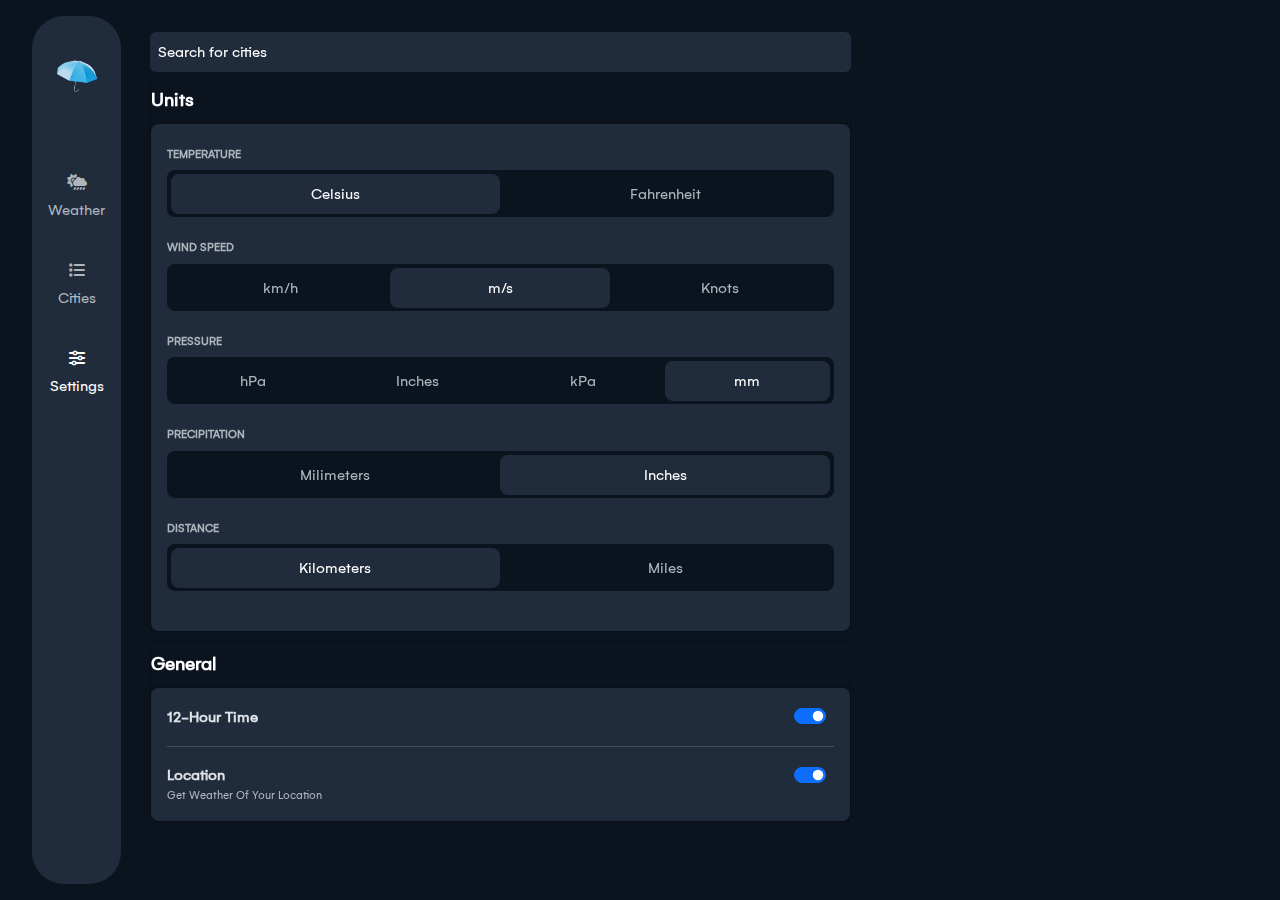
<file: weather-app/pages/settings.html>
<!DOCTYPE html>
<html lang="en">

<head>
    <meta charset="UTF-8">
    <meta name="viewport" content="width=device-width, initial-scale=1.0">
    <title>Weather App</title>
    <!-- Vendor CSS -->
    <link rel="stylesheet" href="../css/bootstrap.css">
    <link rel="stylesheet" href="https://cdnjs.cloudflare.com/ajax/libs/font-awesome/6.6.0/css/all.min.css" />
    <!-- /Vendor CSS -->

    <!-- Custom CSS -->
    <link rel="stylesheet" href="../css/font.css">
    <link rel="stylesheet" href="../css/style.css">
    <!-- /Custom CSS -->
</head>

<body class="bg-primary text-white">
    <!-- Sidebar for navigation (visible on larger screens) -->
    <aside class="position-fixed top-0 start-0 h-100 d-sm-none d-md-none d-lg-block d-xl-block d-none">
        <div class="d-flex flex-column align-items-center py-4 bg-secondary rounded-5 h-100">
            <div class="d-flex flex-column gap-5">
                <!-- Logo Section -->
                <div class="logo mx-auto">
                    <img src="../images/logo.png" class="w-100 h-100">
                </div>
                <!-- Navigation Links -->
                <ul class="d-flex flex-column gap-4 list-unstyled p-2">
                    <li>
                        <a href="../index.html" class="text-decoration-none d-flex flex-column gap-2 align-items-center text-capitalize text-gray-500 p-2 fs-6">
                            <i class="fa-solid fa-cloud-sun-rain"></i>
                            weather
                        </a>
                    </li>
                    <li>
                        <a href="./cities.html" class="text-decoration-none d-flex flex-column gap-2 align-items-center text-capitalize text-gray-500 p-2 fs-6">
                            <i class="fa-solid fa-list"></i>
                            cities
                        </a>
                    </li>
                    <li>
                        <a href="#" class="text-white text-decoration-none d-flex flex-column gap-2 align-items-center text-capitalize p-2 fs-6">
                            <i class="fa-solid fa-sliders"></i>
                            settings
                        </a>
                    </li>
                </ul>
            </div>
        </div>
    </aside>
    <!-- /Sidebar for navigation (visible on larger screens) -->

    <!-- Main container -->
    <div class="container my-2 position-relative mx-lg-0 mx-xl-0 mx-xl-0 start-lg-7 start-xl-7">
        <div class="row py-lg-4 w-100 m-0 p-0">
            <!-- Main content area -->
            <div class="content col col-lg-12 col-md-12 ms-lg-5 p-0">
                <!-- Hamburger -->
                <button class="btn d-lg-none d-xl-none d-sm-block d-md-block d-block text-white fs-3 my-2" type="button" data-bs-toggle="offcanvas" data-bs-target="#offcanvasRight" aria-controls="offcanvasRight">
                    <i class="fa-solid fa-bars"></i>
                </button>
                <!-- /Hamburger -->

                <!-- Search bar -->
                <div class="row">
                    <div class="col col-xl-8 col-lg-12 col-md-12 col-sm-12 col-12">
                        <div class="input-group">
                            <input type="text" class="form-control bg-secondary border-0 p-2 text-white"
                                placeholder="Search for cities" aria-label="Username" aria-describedby="basic-addon1" />
                        </div>
                    </div>
                </div>
                <!-- /Search bar -->

                <div class="row my-1 flex-xl-row flex-lg-column flex-sm-column flex-md-column flex-column">
                    <!-- Units and settings section -->
                    <div class="col col-xl-8 col-lg-12 col-md-12 col-sm-12 col-12">
                        <!-- Units card -->
                        <div class="card bg-transparent w-100">
                            <div class="card-header ps-0 pb-0">
                                <div class="card-title text-white fs-5 fw-bold">
                                    Units
                                </div>
                            </div>
                            <div class="card-body bg-secondary rounded-3">
                                <!-- Temperature unit selection -->
                                <div class="" id="temperature">
                                    <h3 class="text-uppercase text-gray-500 my-2 fw-bold fs-7">temperature</h3>
                                    <div class="nav nav-tabs bg-primary rounded-3 p-1 border-0" id="nav-tab"
                                        role="tablist">
                                        <button
                                            class="nav-link w-50 bg-active-secondary text-capitalize text-active-white rounded-3 border-0 text-gray-500 p-2"
                                            id="celsius" data-bs-toggle="tab" data-bs-target="#nav-celsius"
                                            type="button" role="tab" aria-controls="nav-celsius" aria-selected="true">
                                            celsius
                                        </button>
                                        <button
                                            class="nav-link w-50 bg-active-secondary text-capitalize text-active-white rounded-3 border-0 text-gray-500 p-2"
                                            id="fahrenheit" data-bs-toggle="tab"
                                            data-bs-target="#nav-fahrenheit" type="button" role="tab"
                                            aria-controls="nav-fahrenheit" aria-selected="false">
                                            fahrenheit
                                        </button>
                                    </div>
                                </div>
                                <!-- /Temperature unit selection -->

                                <!-- Wind speed unit selection -->
                                <div class="my-4" id="windSpeed">
                                    <h3 class="text-uppercase text-gray-500 my-2 fw-bold fs-7">wind speed</h3>
                                    <div class="nav nav-tabs bg-primary rounded-3 p-1 border-0" id="nav-tab"
                                        role="tablist">
                                        <button
                                            class="nav-link col-4 bg-active-secondary text-active-white rounded-3 border-0 text-gray-500 p-2"
                                            id="kmh" data-bs-toggle="tab" data-bs-target="#nav-km" type="button"
                                            role="tab" aria-controls="nav-km" aria-selected="true">
                                            km/h
                                        </button>
                                        <button
                                            class="nav-link col-4 bg-active-secondary text-active-white rounded-3 border-0 text-gray-500 p-2"
                                            id="ms" data-bs-toggle="tab" data-bs-target="#nav-m" type="button"
                                            role="tab" aria-controls="nav-m" aria-selected="false">
                                            m/s
                                        </button>
                                        <button
                                            class="nav-link col-4 bg-active-secondary text-capitalize text-active-white rounded-3 border-0 text-gray-500 p-2"
                                            id="knots" data-bs-toggle="tab" data-bs-target="#nav-knots"
                                            type="button" role="tab" aria-controls="nav-m" aria-selected="false">
                                            knots
                                        </button>
                                    </div>
                                </div>
                                <!-- /Wind speed unit selection -->

                                <!-- Pressure unit selection -->
                                <div class="my-4" id="pressure">
                                    <h3 class="text-uppercase text-gray-500 my-2 fw-bold fs-7">pressure</h3>
                                    <div class="nav nav-tabs bg-primary rounded-3 p-1 border-0" id="nav-tab"
                                        role="tablist">
                                        <button
                                            class="nav-link col-3 bg-active-secondary text-active-white rounded-3 border-0 text-gray-500 p-2"
                                            id="hpa" data-bs-toggle="tab" data-bs-target="#nav-hpa"
                                            type="button" role="tab" aria-controls="nav-hpa" aria-selected="true">
                                            hPa
                                        </button>
                                        <button
                                            class="nav-link col-3 bg-active-secondary text-capitalize text-active-white rounded-3 border-0 text-gray-500 p-2"
                                            id="inches" data-bs-toggle="tab" data-bs-target="#nav-inches"
                                            type="button" role="tab" aria-controls="nav-inches" aria-selected="false">
                                            inches
                                        </button>
                                        <button
                                            class="nav-link col-3 bg-active-secondary text-active-white rounded-3 border-0 text-gray-500 p-2"
                                            id="kpa" data-bs-toggle="tab" data-bs-target="#nav-knots"
                                            type="button" role="tab" aria-controls="nav-kpa" aria-selected="false">
                                            kPa
                                        </button>
                                        <button
                                            class="nav-link col-3 bg-active-secondary text-active-white rounded-3 border-0 text-gray-500 p-2"
                                            id="mm" data-bs-toggle="tab" data-bs-target="#nav-knots"
                                            type="button" role="tab" aria-controls="nav-mm" aria-selected="false">
                                            mm
                                        </button>
                                    </div>
                                </div>
                                <!-- /Pressure unit selection -->

                                <!-- Precipitation unit selection -->
                                <div class="my-4" id="precipitation">
                                    <h3 class="text-uppercase text-gray-500 my-2 fw-bold fs-7">precipitation</h3>
                                    <div class="nav nav-tabs bg-primary rounded-3 p-1 border-0" id="nav-tab"
                                        role="tablist">
                                        <button
                                            class="nav-link w-50 bg-active-secondary text-capitalize text-active-white rounded-3 border-0 text-gray-500 p-2"
                                            id="milimetersPrecipitation" data-bs-toggle="tab"
                                            data-bs-target="#nav-milimeters" type="button" role="tab"
                                            aria-controls="nav-milimeters" aria-selected="true">
                                            milimeters
                                        </button>
                                        <button
                                            class="nav-link w-50 bg-active-secondary text-capitalize text-active-white rounded-3 border-0 text-gray-500 p-2"
                                            id="inchesPrecipitation" data-bs-toggle="tab" data-bs-target="#nav-inches"
                                            type="button" role="tab" aria-controls="nav-inches" aria-selected="false">
                                            inches
                                        </button>
                                    </div>
                                </div>
                                <!-- /Precipitation unit selection -->

                                <!-- Distance unit selection -->
                                <div class="my-4" id="distance">
                                    <h3 class="text-uppercase text-gray-500 my-2 fw-bold fs-7">Distance</h3>
                                    <div class="nav nav-tabs bg-primary rounded-3 p-1 border-0" id="nav-tab"
                                        role="tablist">
                                        <button
                                            class="nav-link w-50 bg-active-secondary text-capitalize text-active-white rounded-3 border-0 text-gray-500 p-2"
                                            id="kilometers" data-bs-toggle="tab"
                                            data-bs-target="#nav-kilometers" type="button" role="tab"
                                            aria-controls="nav-kilometers" aria-selected="true">
                                            kilometers
                                        </button>
                                        <button
                                            class="nav-link w-50 bg-active-secondary text-capitalize text-active-white rounded-3 border-0 text-gray-500 p-2"
                                            id="miles" data-bs-toggle="tab" data-bs-target="#nav-miles"
                                            type="button" role="tab" aria-controls="nav-miles" aria-selected="false">
                                            miles
                                        </button>
                                    </div>
                                </div>
                                <!-- /Distance unit selection -->
                            </div>
                        </div>
                        <!-- /Units card -->

                        <!-- General settings card -->
                        <div class="card bg-transparent w-100 my-2">
                            <div class="card-header ps-0 pb-0">
                                <div class="card-title text-white fs-5 fw-bold text-capitalize">
                                    general
                                </div>
                            </div>
                            <div class="card-body bg-secondary rounded-3">
                                <div class="d-flex justify-content-between align-items-center">
                                    <span class="text-gray-300 text-capitalize fw-bold">12-Hour Time</span>
                                    <div class="form-check form-switch">
                                        <input class="form-check-input" type="checkbox" role="switch"
                                            id="flexSwitchCheckDefault" checked>
                                    </div>
                                </div>
                                <div class="separator border-gray-700 my-3"></div>
                                <div class="d-flex justify-content-between align-items-start">
                                    <div class="d-flex flex-column">
                                        <span class="text-gray-300 text-capitalize fw-bold">location</span>
                                        <span class="text-gray-500 text-capitalize fs-7">Get weather of your
                                            location</span>
                                    </div>
                                    <div class="form-check form-switch">
                                        <input class="form-check-input" type="checkbox" role="switch"
                                            id="flexSwitchCheckDefault" checked>
                                    </div>
                                </div>
                            </div>
                        </div>
                        <!-- /General settings card -->
                    </div>
                    <!-- /Units and settings section -->
                    </div>
                </div>
            </div>
            <!-- /Main content area -->
        </div>
    </div>
    <!-- /Main container -->

    <!-- Bootstrap OffCanvas -->
    <div class="offcanvas offcanvas-start bg-secondary text-white" tabindex="-1" id="offcanvasRight" aria-labelledby="offcanvasRightLabel">
        <div class="offcanvas-header d-flex align-items-center">
            <div class="d-flex align-items-center gap-1">
                <img src="../images/logo.png" class="img-fluid w-20">
                <h5 class="offcanvas-title" id="offcanvasTopLabel">Breeze</h5>
            </div>
            <button type="button" class="btn-close btn-close-white w-25 h-25" data-bs-dismiss="offcanvas" aria-label="Close"></button>
        </div>
        <div class="offcanvas-body">
            <!-- Navigation links -->
            <ul class="d-flex flex-column gap-4 list-unstyled p-3">
                <li>
                    <a href="../index.html"
                        class="text-decoration-none d-flex gap-2 align-items-center text-gray-500 text-capitalize p-2 fs-6">
                        <i class="fa-solid fa-cloud-sun-rain"></i>
                        weather
                    </a>
                </li>
                <li>
                    <a href="#"
                        class="text-decoration-none d-flex gap-2 align-items-center text-gray-500 text-capitalize p-2 fs-6">
                        <i class="fa-solid fa-list"></i>
                        cities
                    </a>
                </li>
                <li>
                    <a href="./settings.html"
                        class="text-white text-decoration-none d-flex gap-2 align-items-center text-capitalize p-2 fs-6">
                        <i class="fa-solid fa-sliders"></i>
                        settings
                    </a>
                </li>
            </ul>
            <!-- Navigation links -->
        </div>
    </div>
    <!-- /Bootstrap OffCanvas -->

    <!-- Vendor Js -->
    <script src="../js/bootstrap.js"></script>
    <!-- /Vendor Js -->

    <!-- Custom JS -->
     <script src="../js/settings.js"></script>
    <!-- /Custom JS -->
</body>

</html>
</file>
<file: weather-app/css/font.css>
/* #### Generated By: http://www.cufonfonts.com #### */

@font-face {
  font-family: 'Gelion Regular Italic';
  font-style: normal;
  font-weight: normal;
  src: local('Gelion Regular Italic'),
    url('../gelion-font/Regular Italic.woff') format('woff');
}

@font-face {
  font-family: 'Gelion Regular';
  font-style: normal;
  font-weight: normal;
  src: local('Gelion Regular'),
    url('../gelion-font/Gelion Regular.woff') format('woff');
}

@font-face {
  font-family: 'Gelion Light';
  font-style: normal;
  font-weight: normal;
  src: local('Gelion Light'),
    url('../gelion-font/Gelion Light.woff') format('woff');
}

@font-face {
  font-family: 'Gelion Thin Italic';
  font-style: normal;
  font-weight: normal;
  src: local('Gelion Thin Italic'),
    url('../gelion-font/Gelion Thin Italic.woff') format('woff');
}

@font-face {
  font-family: 'Gelion Light Italic';
  font-style: normal;
  font-weight: normal;
  src: local('Gelion Light Italic'),
    url('../gelion-font/Gelion Light Italic.woff') format('woff');
}

@font-face {
  font-family: 'Gelion Thin';
  font-style: normal;
  font-weight: normal;
  src: local('Gelion Thin'),
    url('../gelion-font/Gelion Thin.woff') format('woff');
}

@font-face {
  font-family: 'Gelion Medium Italic';
  font-style: normal;
  font-weight: normal;
  src: local('Gelion Medium Italic'),
    url('../gelion-font/Gelion Medium Italic.woff') format('woff');
}

@font-face {
  font-family: 'Gelion Medium';
  font-style: normal;
  font-weight: normal;
  src: local('Gelion Medium'),
    url('../gelion-font/Gelion Medium.woff') format('woff');
}

@font-face {
  font-family: 'Gelion Semi Bold Italic';
  font-style: normal;
  font-weight: normal;
  src: local('Gelion Semi Bold Italic'),
    url('../gelion-font/Gelion SemiBold Italic.woff') format('woff');
}

@font-face {
  font-family: 'Gelion Semi Bold';
  font-style: normal;
  font-weight: normal;
  src: local('Gelion Semi Bold'),
    url('../gelion-font/Gelion SemiBold.woff') format('woff');
}

@font-face {
  font-family: 'Gelion Bold Italic';
  font-style: normal;
  font-weight: normal;
  src: local('Gelion Bold Italic'),
    url('../gelion-font/Gelion Bold Italic.woff') format('woff');
}

@font-face {
  font-family: 'Gelion Bold';
  font-style: normal;
  font-weight: normal;
  src: local('Gelion Bold'),
    url('../gelion-font/Gelion Bold.woff') format('woff');
}

@font-face {
  font-family: 'Gelion Black Italic';
  font-style: normal;
  font-weight: normal;
  src: local('Gelion Black Italic'),
    url('../gelion-font/Gelion Black Italic.woff') format('woff');
}

@font-face {
  font-family: 'Gelion Black';
  font-style: normal;
  font-weight: normal;
  src: local('Gelion Black'),
    url('../gelion-font/Gelion Black.woff') format('woff');
}
</file>
<file: weather-app/css/style.css>
body {
  font-family: 'Gelion Regular', 'Helvetica', 'Helvetica Neue', 'Arial';
}

::placeholder {
  --bs-text-opacity: 1;
  color: rgba(var(--bs-white-rgb), var(--bs-text-opacity)) !important;
}

::-ms-input-placeholder {
  --bs-text-opacity: 1;
  color: rgba(var(--bs-white-rgb), var(--bs-text-opacity)) !important;
}

input:is(:focus, :hover, :active) {
  border: none !important;
}

main {
  height: 100vh;
}

aside {
  min-height: 100%;
  padding: 1rem 2rem;
}

/****************************************************************
**************************** Logo *******************************
*****************************************************************/
.logo {
  width: 70px;
  height: 70px;
}

.logo > img {
  object-fit: cover;
}

/****************************************************************
********************** Background *******************************
*****************************************************************/
.bg-active-secondary.active {
  background-color: var(--bs-secondary) !important;
}

.bg-active-primary.active {
  background-color: var(--bs-primary) !important;
}

.bg-light-secondary {
  background-color: var(--bs-secondary-light);
}

/****************************************************************
********************** Width and Height *************************
*****************************************************************/
.w-200px {
  width: 200px;
}

.w-2 {
  width: 2%;
}

.w-10 {
  width: 10% !important;
}

.w-15 {
  width: 15% !important;
}

.w-17 {
  width: 17%;
}

.w-20 {
  width: 20% !important;
}

.w-30 {
  width: 30%;
}

.w-35 {
  width: 35%;
}

.w-40 {
  width: 40%;
}

.w-45 {
  width: 45%;
}

.w-60 {
  width: 60% !important;
}

.h-30 {
  height: 30%;
}

.h-15 {
  height: 15%;
}

.h-2 {
  height: 2%;
}

/****************************************************************
*************************** Texts *******************************
*****************************************************************/
.text-active-white.active {
  --bs-text-opacity: 1;
  color: rgba(var(--bs-white-rgb), var(--bs-text-opacity)) !important;
}

.text-gray-100 {
  color: var(--bs-gray-100) !important;
}
.text-gray-200 {
  color: var(--bs-gray-200) !important;
}
.text-gray-300 {
  color: var(--bs-gray-300) !important;
}
.text-gray-400 {
  color: var(--bs-gray-400) !important;
}
.text-gray-500 {
  color: var(--bs-gray-500) !important;
}
.text-gray-600 {
  color: var(--bs-gray-600) !important;
}
.text-gray-700 {
  color: var(--bs-gray-700) !important;
}
.text-gray-800 {
  color: var(--bs-gray-800) !important;
}
.text-gray-900 {
  color: var(--bs-gray-900) !important;
}

/****************************************************************
*************************** Fonts *******************************
*****************************************************************/
.fs-7 {
  font-size: 0.75rem !important;
}

.fs-8 {
  font-size: 0.5rem !important;
}

.fs-9 {
  font-size: 0.25rem !important;
}

.fs-2x {
  font-size: calc(1.325rem + 0.9vw) !important;
}

.fs-3x {
  font-size: calc(1.425rem + 2.1vw) !important;
}

.fs-4x {
  font-size: calc(1.525rem + 3.3vw) !important;
}

.fs-5x {
  font-size: calc(1.625rem + 4.5vw) !important;
}

.fs-6x {
  font-size: calc(1.725rem + 5.7vw) !important;
}

/****************************************************************
*************************** Borders *****************************
*****************************************************************/
.separator {
  display: block;
  height: 0;
  border-bottom: 1px solid var(--bs-border-color);
}

.border-gray-100 {
  border-color: var(--bs-gray-100);
}
.border-gray-200 {
  border-color: var(--bs-gray-200);
}
.border-gray-300 {
  border-color: var(--bs-gray-300);
}
.border-gray-400 {
  border-color: var(--bs-gray-400);
}
.border-gray-500 {
  border-color: var(--bs-gray-500);
}
.border-gray-600 {
  border-color: var(--bs-gray-600);
}
.border-gray-700 {
  border-color: var(--bs-gray-700);
}
.border-gray-800 {
  border-color: var(--bs-gray-800);
}
.border-gray-900 {
  border-color: var(--bs-gray-900);
}

.border-blue {
  --bs-border-opacity: 1;
  border-color: rgba(var(--bs-blue-rgb), var(--bs-border-opacity)) !important;
}

/****************************************************************
*************************** Table *******************************
*****************************************************************/
.table-transparent {
  --bs-text-opacity: 1;
  --bs-table-color: rgba(var(--bs-white-rgb), var(--bs-text-opacity));
  --bs-table-bg: transparent; /* Make table background transparent */
  --bs-table-border-color: #a6b5cc;
  --bs-table-striped-bg: transparent; /* Make striped background transparent */
  --bs-table-striped-color: #000;
  --bs-table-active-bg: transparent; /* Make active background transparent */
  --bs-table-active-color: #000;
  --bs-table-hover-bg: transparent; /* Make hover background transparent */
  --bs-table-hover-color: #000;
  color: var(--bs-table-color);
  border-color: var(--bs-table-border-color);
}

/****************************************************************
**************************** Buttons ****************************
*****************************************************************/
.btn-blue {
  --bs-btn-color: #fff;
  --bs-btn-bg: #0095ff;
  --bs-btn-border-color: #0095ff;
  --bs-btn-hover-color: #fff;
  --bs-btn-hover-bg: #007bff; /* You can adjust this to a darker shade of your blue if desired */
  --bs-btn-hover-border-color: #007bff; /* Same here */
  --bs-btn-focus-shadow-rgb: 0, 149, 255; /* Matches your custom blue */
  --bs-btn-active-color: #fff;
  --bs-btn-active-bg: #007bff; /* Adjust this as needed */
  --bs-btn-active-border-color: #007bff; /* Adjust this as needed */
  --bs-btn-active-shadow: inset 0 3px 5px rgba(0, 0, 0, 0.125);
  --bs-btn-disabled-color: #fff;
  --bs-btn-disabled-bg: #0095ff;
  --bs-btn-disabled-border-color: #0095ff;
}

/****************************************************************
************************ Maps-Section ***************************
*****************************************************************/
.maps {
  background-image: url('../images/map.png');
  background-position: center;
  background-size: cover;
  background-repeat: no-repeat;
}

.map-location-card-1 {
  top: 3%;
  left: 30%;
}

.map-location-card-1-dot {
  top: 3%;
  left: 47%;
}

.map-location-card-2 {
  top: 35%;
  left: 15%;
}

.map-location-card-2-dot {
  top: 45%;
  left: 38%;
}

.map-location-card-3 {
  top: 25%;
  left: 70%;
}

.map-location-card-3-dot {
  top: 30%;
  left: 91%;
}

.map-location-card-4 {
  top: 65%;
  left: 35%;
}

.map-location-card-4-dot {
  top: 91%;
  left: 30%;
}

/****************************************************************
************************* OVERWRITE BOOTSTRAP *******************
*****************************************************************/
.container {
  max-width: 85% !important;
}

/****************************************************************
************************* Responsiveness ************************
*****************************************************************/
/* Extra-large screens (1200px and above) */
@media (min-width: 1200px) {
  .start-xl-7 {
    left: 7%
  }

  .w-xl-10 {
    width: 10%;
  }

  .w-xl-15 {
    width: 15%;
  }

  .w-xl-20 {
    width: 20%;
  }

  .w-xl-90 {
    width: 90%;
  }

  .w-xl-50 {
    width: 50%;
  }

  .fs-xl-2x {
    font-size: calc(1.325rem + 0.9vw) !important;
  }

  .fs-xl-1 {
    font-size: calc(1.375rem + 1.5vw) !important;
  }

  .fs-xl-2 {
    font-size: calc(1.325rem + 0.9vw) !important;
  }

  .fs-xl-3 {
    font-size: calc(1.3rem + 0.6vw) !important;
  }

  .fs-xl-4 {
    font-size: calc(1.275rem + 0.3vw) !important;
  }

  .fs-xl-5 {
    font-size: 1.25rem !important;
  }

  .fs-xl-6 {
    font-size: 1rem !important;
  }
}

/* Large screens (992px to 1199px) */
@media (min-width: 992px) {
  .start-lg-7 {
    left: 7%
  }

  .w-lg-10 {
    width: 10%;
  }

  .w-lg-15 {
    width: 15%;
  }

  .w-lg-90 {
    width: 90%;
  }

  .w-lg-50 {
    width: 50%;
  }

  .w-lg-100 {
    width: 100%;
  }

  .fs-lg-2x {
    font-size: calc(1.325rem + 0.9vw) !important;
  }

  .fs-lg-1 {
    font-size: calc(1.375rem + 1.5vw) !important;
  }

  .fs-lg-2 {
    font-size: calc(1.325rem + 0.9vw) !important;
  }

  .fs-lg-3 {
    font-size: calc(1.3rem + 0.6vw) !important;
  }

  .fs-lg-4 {
    font-size: calc(1.275rem + 0.3vw) !important;
  }

  .fs-lg-5 {
    font-size: 1.25rem !important;
  }

  .fs-lg-6 {
    font-size: 1rem !important;
  }
}

/* Medium screens (768px to 991px) */
@media (min-width: 768px) {
  .w-md-10 {
    width: 15%;
  }

  .w-md-20 {
    width: 20%;
  }

  .w-md-25 {
    width: 25%;
  }

  .w-md-90 {
    width: 90%;
  }

  .w-md-100 {
    width: 100%;
  }

  .fs-md-1 {
    font-size: calc(1.375rem + 1.5vw) !important;
  }

  .fs-md-2 {
    font-size: calc(1.325rem + 0.9vw) !important;
  }

  .fs-md-3 {
    font-size: calc(1.3rem + 0.6vw) !important;
  }

  .fs-md-4 {
    font-size: calc(1.275rem + 0.3vw) !important;
  }

  .fs-md-5 {
    font-size: 1.25rem !important;
  }

  .fs-md-6 {
    font-size: 1rem !important;
  }
}

/* Small screens (576px to 767px) */
@media (min-width: 576px) {
  .w-sm-15 {
    width: 15%;
  }

  .w-sm-20 {
    width: 20%;
  }

  .w-sm-25 {
    width: 25%;
  }

  .w-sm-90 {
    width: 90%;
  }

  .w-sm-100 {
    width: 100%;
  }

  .fs-sm-1 {
    font-size: calc(1.375rem + 1.5vw) !important;
  }

  .fs-sm-2 {
    font-size: calc(1.325rem + 0.9vw) !important;
  }

  .fs-sm-3 {
    font-size: calc(1.3rem + 0.6vw) !important;
  }

  .fs-sm-4 {
    font-size: calc(1.275rem + 0.3vw) !important;
  }

  .fs-sm-5 {
    font-size: 1.25rem !important;
  }

  .fs-sm-6 {
    font-size: 1rem !important;
  }
}

/* Extra-small screens (less than 576px) */
@media (max-width: 575px) {
  .w-xs-20 {
    width: 20%;
  }

  .w-xs-25 {
    width: 25%;
  }

  .w-xs-90 {
    width: 90%;
  }

  .w-xs-100 {
    width: 100%;
  }

  .fs-xs-1 {
    font-size: calc(1.375rem + 1.5vw) !important;
  }

  .fs-xs-2 {
    font-size: calc(1.325rem + 0.9vw) !important;
  }

  .fs-xs-3 {
    font-size: calc(1.3rem + 0.6vw) !important;
  }

  .fs-xs-4 {
    font-size: calc(1.275rem + 0.3vw) !important;
  }

  .fs-xs-5 {
    font-size: 1.25rem !important;
  }

  .fs-xs-6 {
    font-size: 1rem !important;
  }
}

@media (max-width: 767px) {
  .container {
    max-width: 100% !important;
  }
}
</file>
